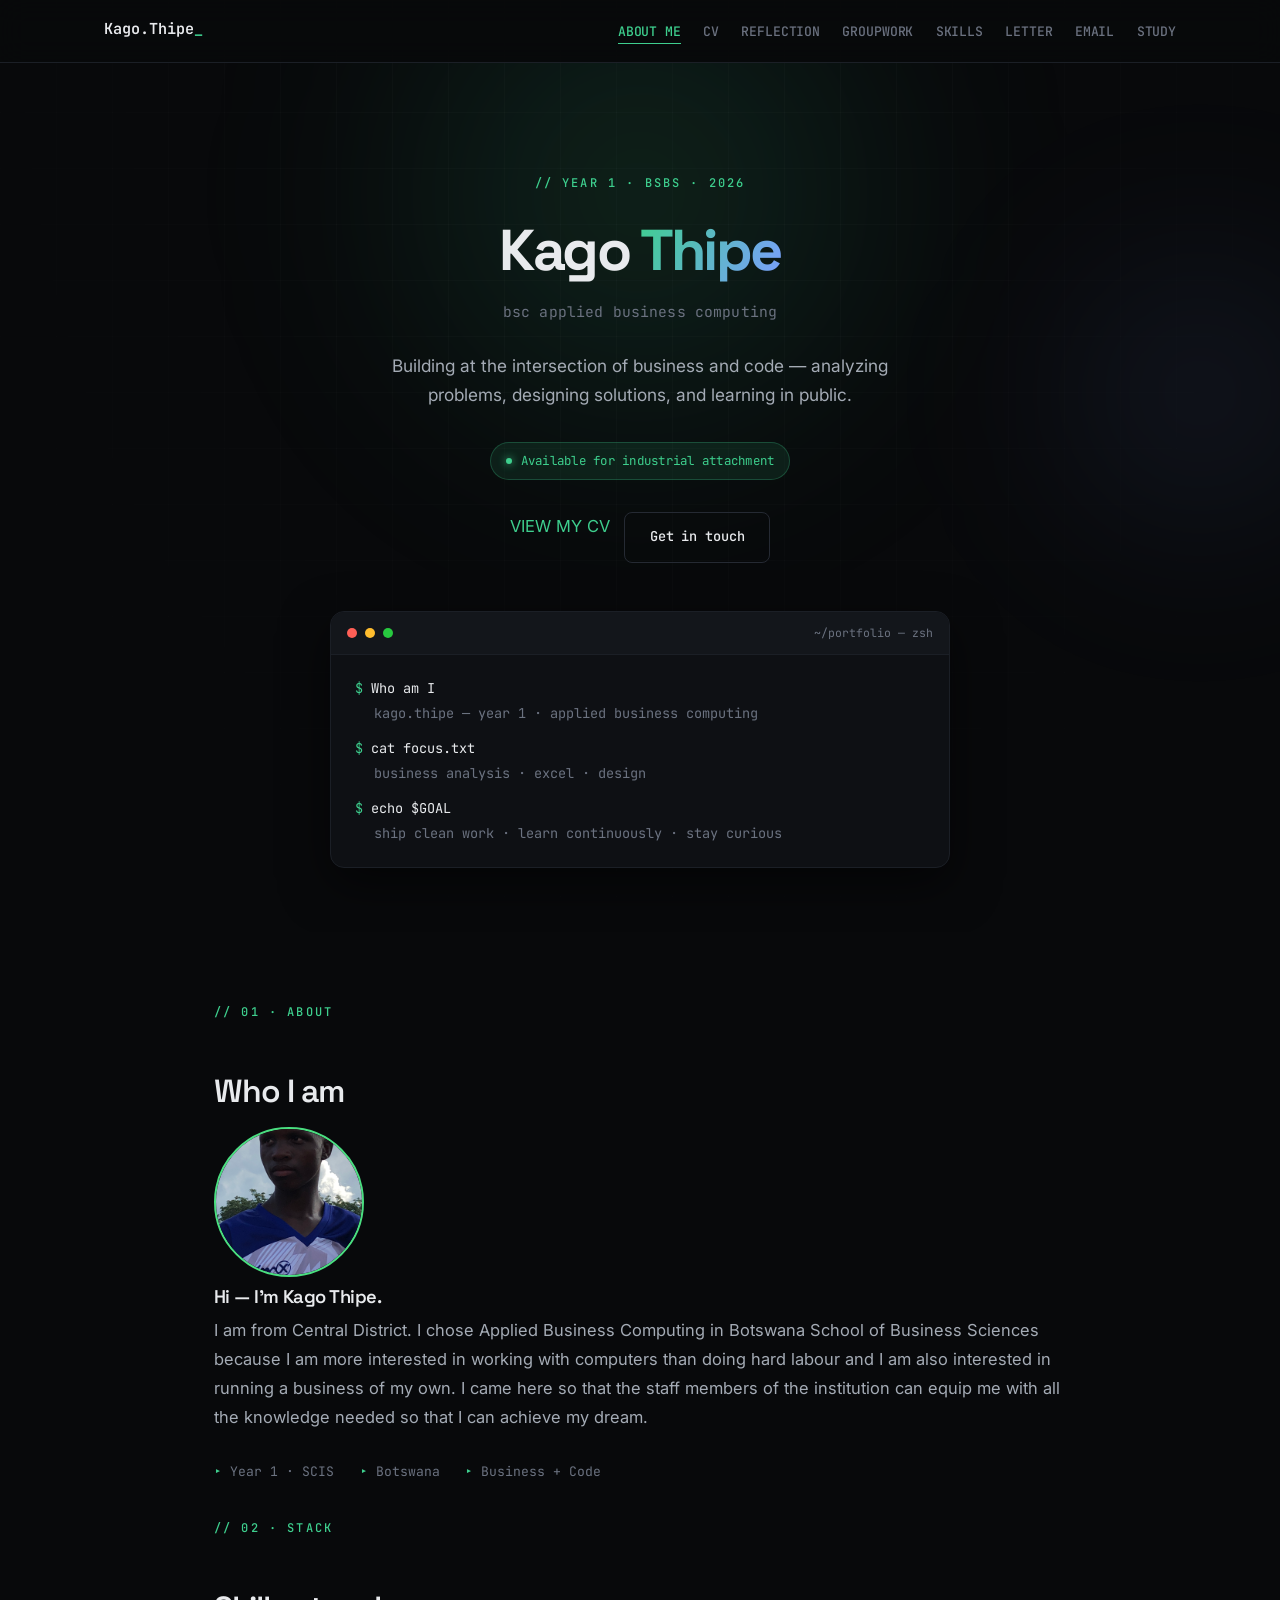
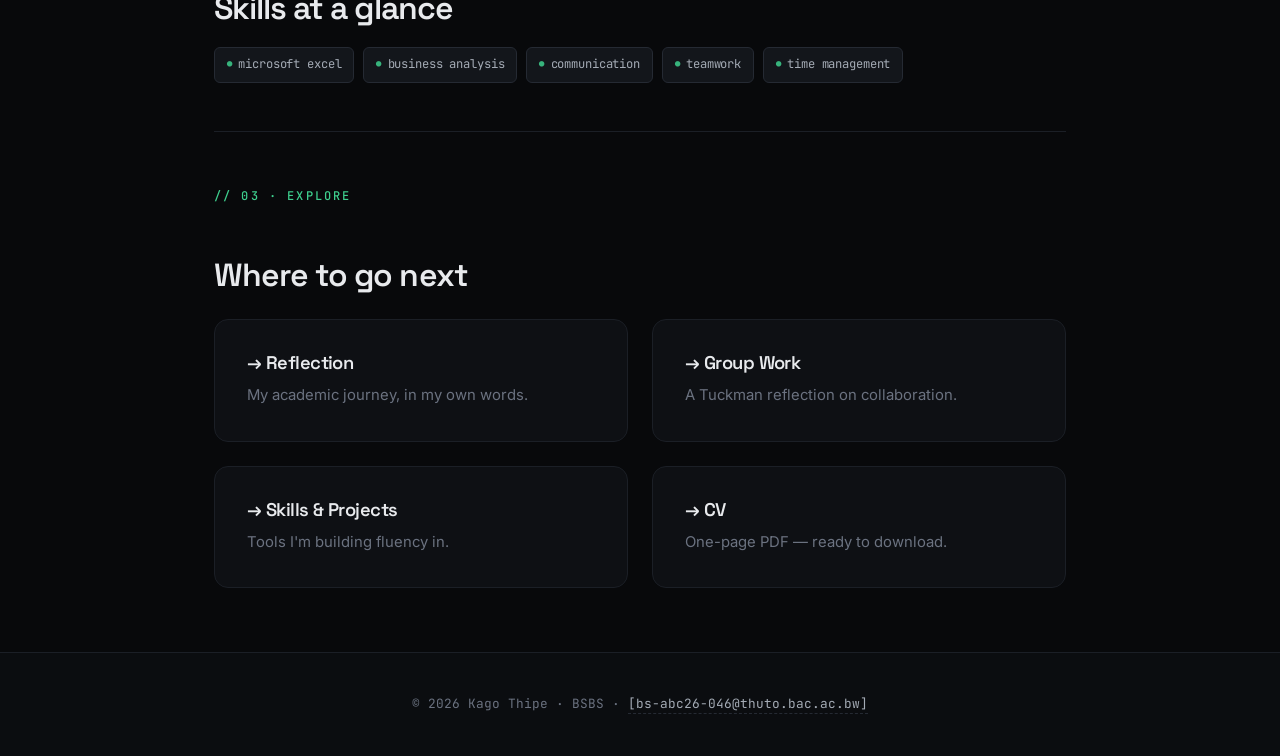
<file: index.html>
<!DOCTYPE html>
<html lang="en">
<head>
<meta charset="UTF-8">
<meta name="viewport" content="width=device-width, initial-scale=1.0">
<title>Kago Thipe · Applied Business Computing</title>
<meta name="description" content="Kago Thipe — BSc Applied Business Computing student at BSBS. Digital portfolio, reflections, and projects.">
<link rel="preconnect" href="https://fonts.googleapis.com">
<link rel="preconnect" href="https://fonts.gstatic.com" crossorigin>
<link href="https://fonts.googleapis.com/css2?family=Inter:wght@400;500;600;700&family=Space+Grotesk:wght@500;600;700&family=JetBrains+Mono:wght@400;500;600&display=swap" rel="stylesheet">
<link rel="stylesheet" href="assets/css/style.css">
</head>
<body>

<nav>
  <div class="wrap">
    <a class="brand" href="index.html">Kago.Thipe<span class="dot">_</span></a>
    <ul>
      <li><a href="index.html" class="active">ABOUT ME</a></li>
      <li><a href="cv.html">CV</a></li>
      <li><a href="reflection.html">REFLECTION</a></li>
      <li><a href="groupwork.html">GROUPWORK</a></li>
      <li><a href="skills.html">SKILLS</a></li>
      <li><a href="application.html">LETTER</a></li>
      <li><a href="email.html">EMAIL</a></li>
      <li><a href="study.html">STUDY</a></li>
    </ul>
  </div>
</nav>

<header class="hero">
  <span class="kicker">// year 1 · bsbs · 2026</span>
  <h1>Kago <span class="name-accent">Thipe</span></h1>
  <p class="role">bsc applied business computing</p>
  <p class="tagline">Building at the intersection of business and code — analyzing problems, designing solutions, and learning in public.</p>

  <span class="status">Available for industrial attachment</span>

  <div class="btn-row">
  <a href="assets/Curriculum_Vitae.pdf" target="_blank">VIEW MY CV</a>
  <a class="btn btn-ghost" href="mailto:[bs-abc26-046@thuto.bac.ac.bw]">Get in touch</a>
  </div>

  <div class="terminal">
    <div class="terminal-bar">
      <span></span><span></span><span></span>
      <code>~/portfolio — zsh</code>
    </div>
    <div class="terminal-body">
      <div><span class="prompt">$</span><span class="cmd">Who am I</span></div>
      <div class="out">kago.thipe — year 1 · applied business computing</div>
      <div><span class="prompt">$</span><span class="cmd">cat focus.txt</span></div>
      <div class="out">business analysis ·  excel · design</div>
      <div><span class="prompt">$</span><span class="cmd">echo $GOAL</span></div>
      <div class="out">ship clean work · learn continuously · stay curious</div>
    </div>
  </div>
</header>

<main class="container">
  <section class="fade">
    <span class="kicker">// 01 · about</span>
    <h2>Who I am</h2>

   <div class="margin-top:1.5rem;">
      <img src="assets/IMG_0458[1].JPG" alt="Kago Thipe" style="width: 150px; height: 150px; border-radius: 50%; object-fit: cover; border: 2px solid #4ade80;">
      <div>
        <h3 style="margin-top:0;">Hi — I'm Kago Thipe.</h3>
        <p style="margin-bottom:0;">I am from Central District. I chose Applied Business Computing in Botswana School of Business Sciences because I am more interested in working with computers than doing hard labour and I am also interested in running a business of my own. I came here so that the staff members of the institution can equip me with all the knowledge needed so that I can achieve my dream.</p>
      </div>
    </div>

    <div class="facts">
      <span>Year 1 · SCIS</span>
      <span>Botswana</span>
      <span>Business + Code</span>
    </div>

    <span class="kicker">// 02 · stack</span>
    <h2>Skills at a glance</h2>
    <div class="badges">
      <span class="badge">microsoft excel</span>
      <span class="badge">business analysis</span>
      <span class="badge">communication</span>
      <span class="badge">teamwork</span>
      <span class="badge">time management</span>
    </div>

    <hr>

    <span class="kicker">// 03 · explore</span>
    <h2>Where to go next</h2>
    <div class="grid grid-2" style="margin-top:1.5rem;">
      <a class="card" href="reflection.html" style="text-decoration:none;color:inherit;display:block;">
        <h3>→ Reflection</h3>
        <p style="margin-bottom:0;color:var(--muted);font-size:0.93rem;">My academic journey, in my own words.</p>
      </a>
      <a class="card" href="groupwork.html" style="text-decoration:none;color:inherit;display:block;">
        <h3>→ Group Work</h3>
        <p style="margin-bottom:0;color:var(--muted);font-size:0.93rem;">A Tuckman reflection on collaboration.</p>
      </a>
      <a class="card" href="skills.html" style="text-decoration:none;color:inherit;display:block;">
        <h3>→ Skills & Projects</h3>
        <p style="margin-bottom:0;color:var(--muted);font-size:0.93rem;">Tools I'm building fluency in.</p>
      </a>
      <a class="card" href="cv.html" style="text-decoration:none;color:inherit;display:block;">
        <h3>→ CV</h3>
        <p style="margin-bottom:0;color:var(--muted);font-size:0.93rem;">One-page PDF — ready to download.</p>
      </a>
    </div>
  </section>
</main>

<footer>
  © 2026 Kago Thipe · BSBS · <a href="mailto:[bs-abc26-046@thuto.bac.ac.bw]">[bs-abc26-046@thuto.bac.ac.bw]</a>
</footer>

<script>
  const io = new IntersectionObserver(entries => {
    entries.forEach(e => e.isIntersecting && e.target.classList.add('visible'));
  }, { threshold: 0.1 });
  document.querySelectorAll('.fade').forEach(el => io.observe(el));
</script>
</body>
</html>
</file>
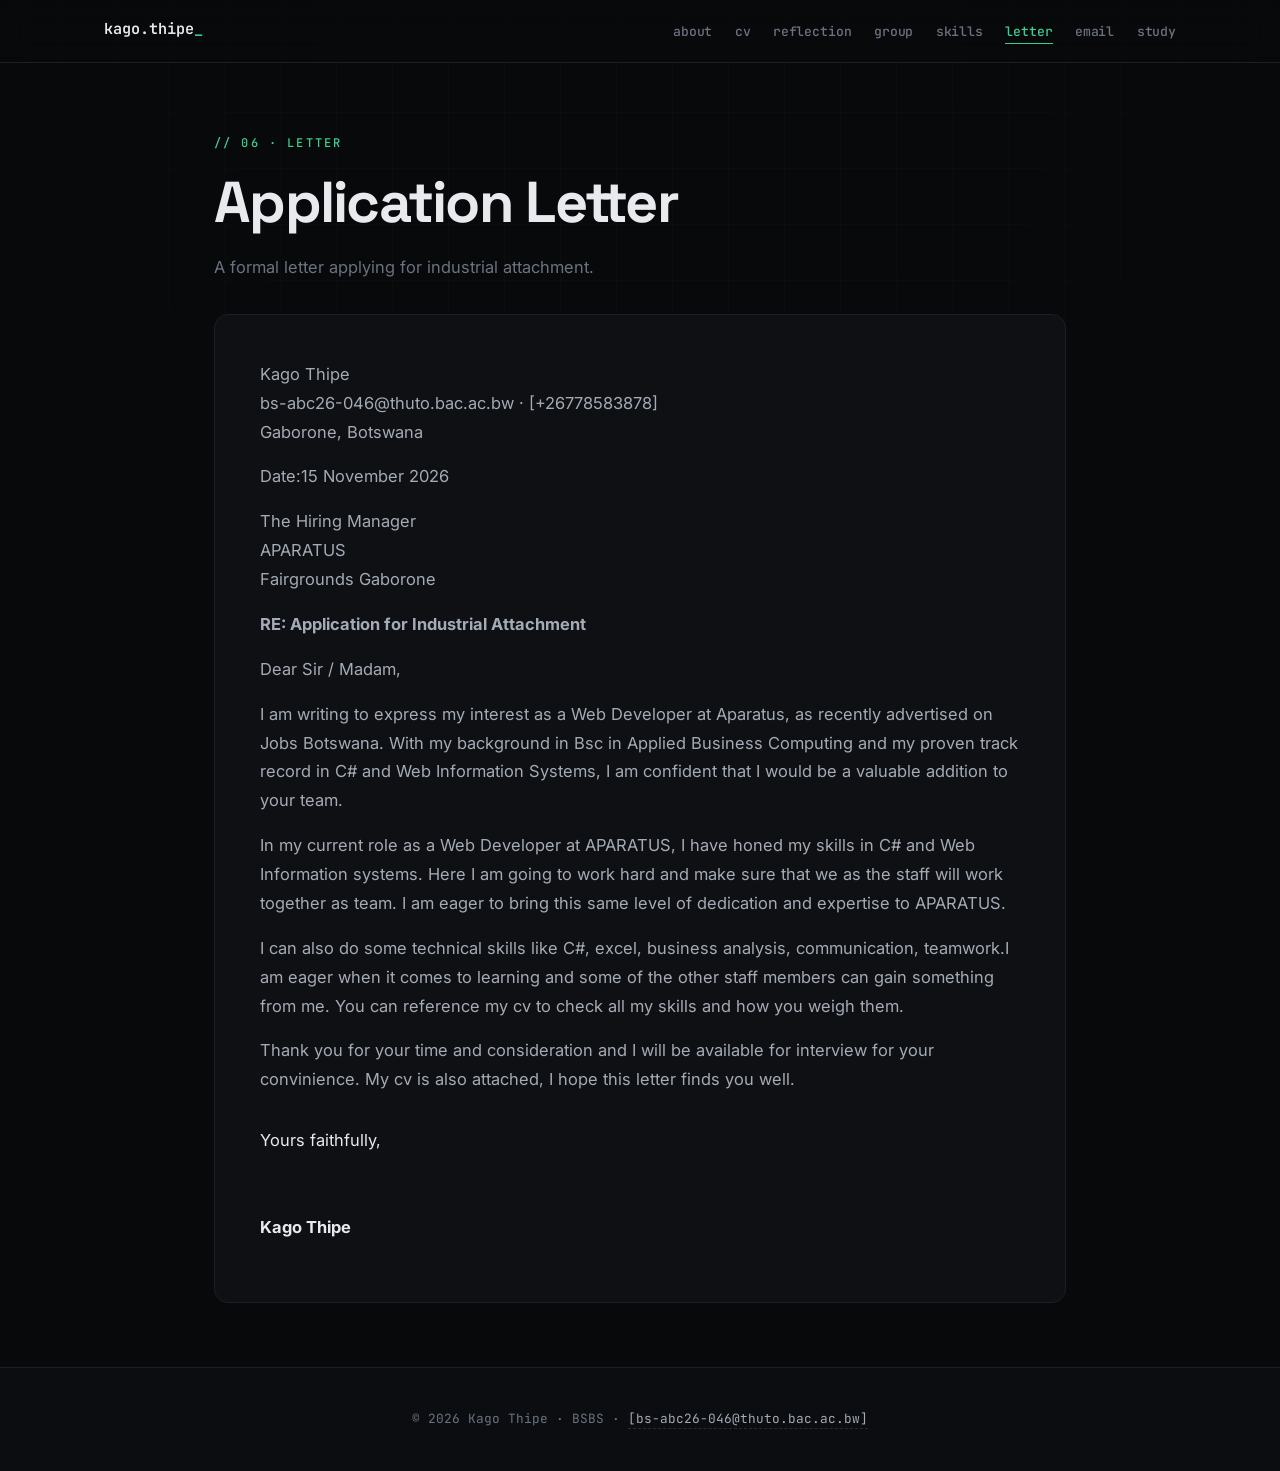
<file: application.html>
<!DOCTYPE html>
<html lang="en">
<head>
<meta charset="UTF-8">
<meta name="viewport" content="width=device-width, initial-scale=1.0">
<title>Application Letter · Kago Thipe</title>
<meta name="description" content="Industrial attachment application letter for Kago Thipe.">
<link rel="preconnect" href="https://fonts.googleapis.com">
<link rel="preconnect" href="https://fonts.gstatic.com" crossorigin>
<link href="https://fonts.googleapis.com/css2?family=Inter:wght@400;500;600;700&family=Space+Grotesk:wght@500;600;700&family=JetBrains+Mono:wght@400;500;600&display=swap" rel="stylesheet">
<link rel="icon" type="https://share.icloud.com/photos/057a2tkVuO-sbxHIjvcZQGYVQ" href="assets/img/favicon.svg">
<link rel="stylesheet" href="assets/css/style.css">
</head>
<body>

<nav>
  <div class="wrap">
    <a class="brand" href="index.html">kago.thipe<span class="dot">_</span></a>
    <ul>
      <li><a href="index.html">about</a></li>
      <li><a href="cv.html">cv</a></li>
      <li><a href="reflection.html">reflection</a></li>
      <li><a href="groupwork.html">group</a></li>
      <li><a href="skills.html">skills</a></li>
      <li><a href="application.html" class="active">letter</a></li>
      <li><a href="email.html">email</a></li>
      <li><a href="study.html">study</a></li>
    </ul>
  </div>
</nav>

<main class="container">
  <section class="fade">
    <span class="kicker">// 06 · letter</span>
    <h1>Application Letter</h1>
    <p style="color:var(--muted);margin-bottom:2rem;max-width:600px;">A formal letter applying for industrial attachment.</p>

    <div class="letter">
      <p>
        Kago Thipe<br>
        bs-abc26-046@thuto.bac.ac.bw · [+26778583878]<br>
        Gaborone, Botswana
      </p>

      <p>Date:15 November 2026</p>

      <p>
        The Hiring Manager<br>
        APARATUS<br>
        Fairgrounds Gaborone
      </p>

      <p><strong>RE: Application for Industrial Attachment</strong></p>

      <p>Dear Sir / Madam,</p>

      <p>I am writing to express my interest as a Web Developer at Aparatus, as recently advertised on Jobs Botswana. With my background in Bsc in Applied Business Computing and my proven track record in C# and Web Information Systems, I am confident that I would be a valuable addition to your team.</p>

      <p>In my current role as a Web Developer at APARATUS, I have honed my skills in C# and Web Information systems. Here I am going to work hard and make sure that we as the staff will work together as team. I am eager to bring this same level of dedication and expertise to APARATUS.</p>

      <p>I can also do some technical skills like C#, excel, business analysis, communication, teamwork.I am eager when it comes to learning and some of the other staff members can gain something from me. You can reference my cv to check all my skills and how you weigh them.</p>

      <p>Thank you for your time and consideration and I will be available for interview for your convinience. My cv is also attached, I hope this letter finds you well.</p>

      <p class="signoff">
        Yours faithfully,<br><br><br>
        <strong>Kago Thipe</strong>
      </p>
    </div>
  </section>
</main>

<footer>
  © 2026 Kago Thipe · BSBS · <a href="mailto:[bs-abc26-046@thuto.bac.ac.bw]">[bs-abc26-046@thuto.bac.ac.bw]</a>
</footer>

<script>
  const io = new IntersectionObserver(entries => {
    entries.forEach(e => e.isIntersecting && e.target.classList.add('visible'));
  }, { threshold: 0.1 });
  document.querySelectorAll('.fade').forEach(el => io.observe(el));
</script>
</body>
</html>
</file>
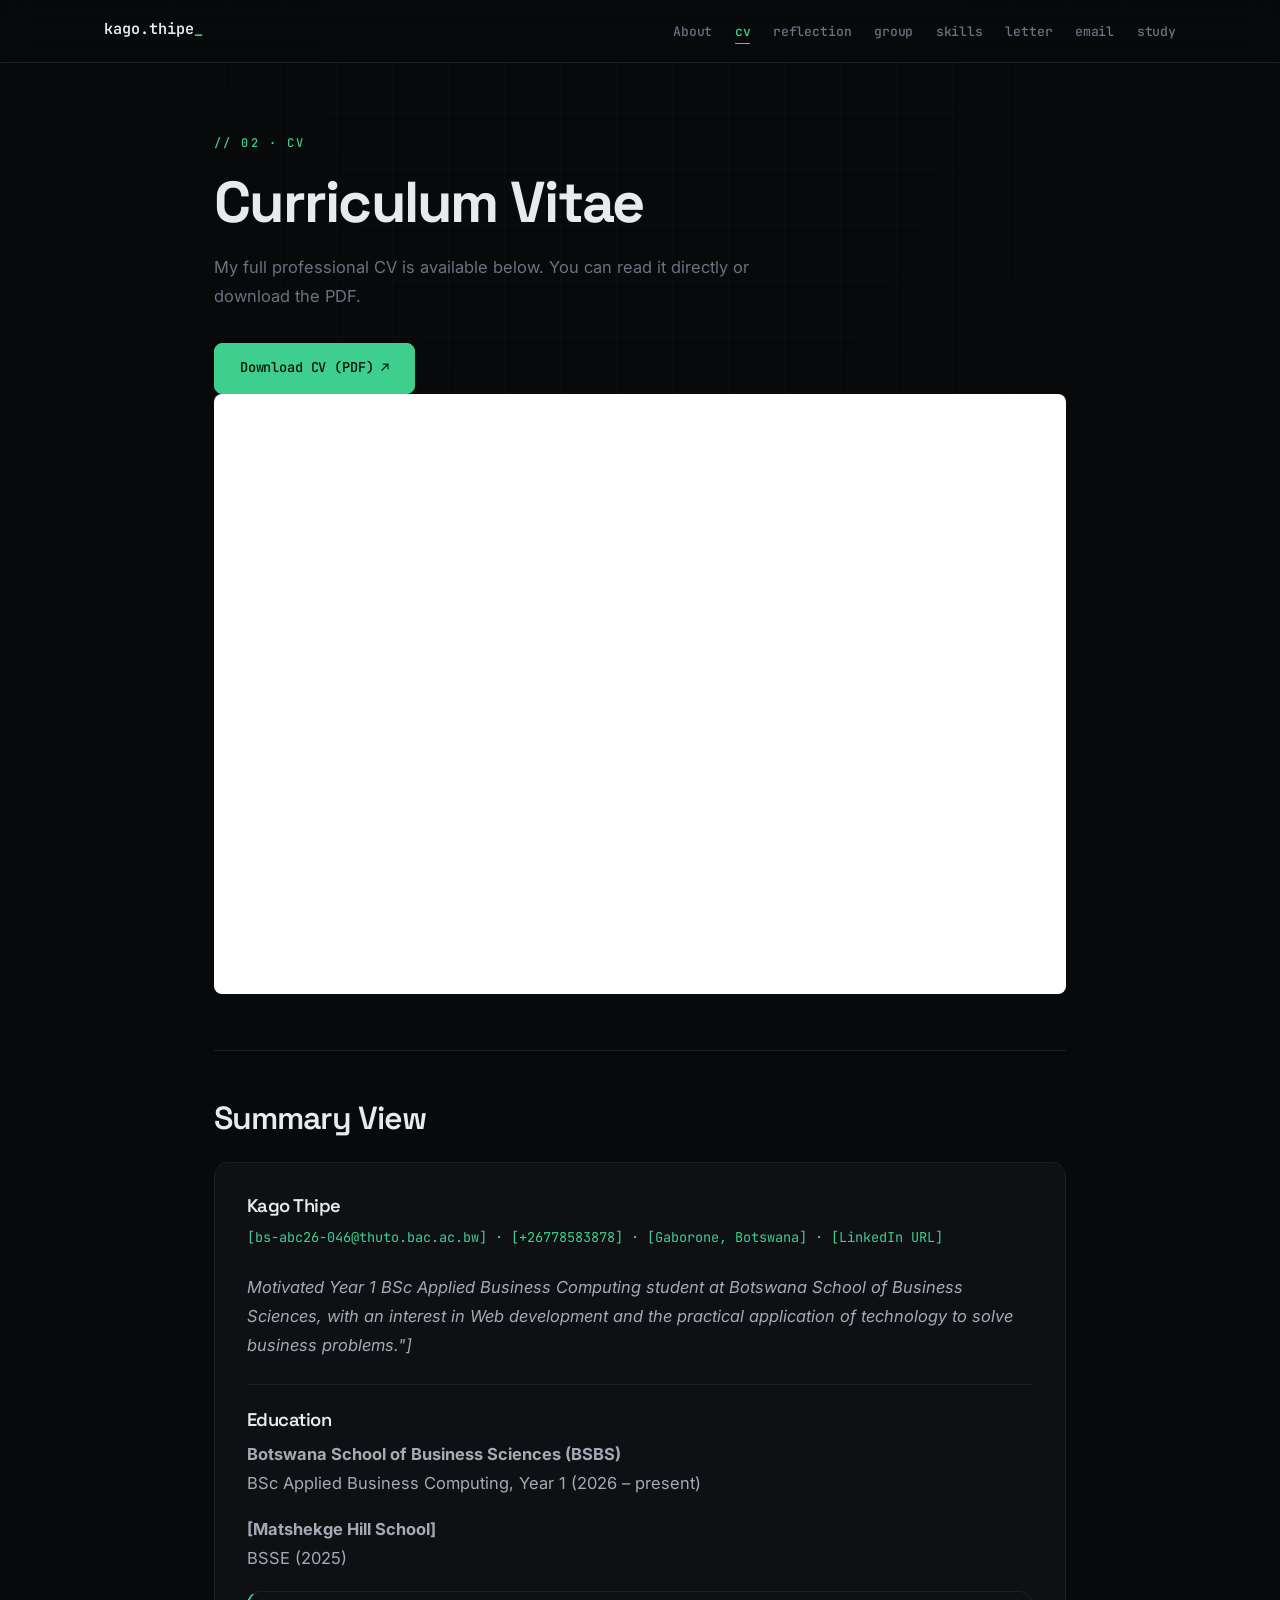
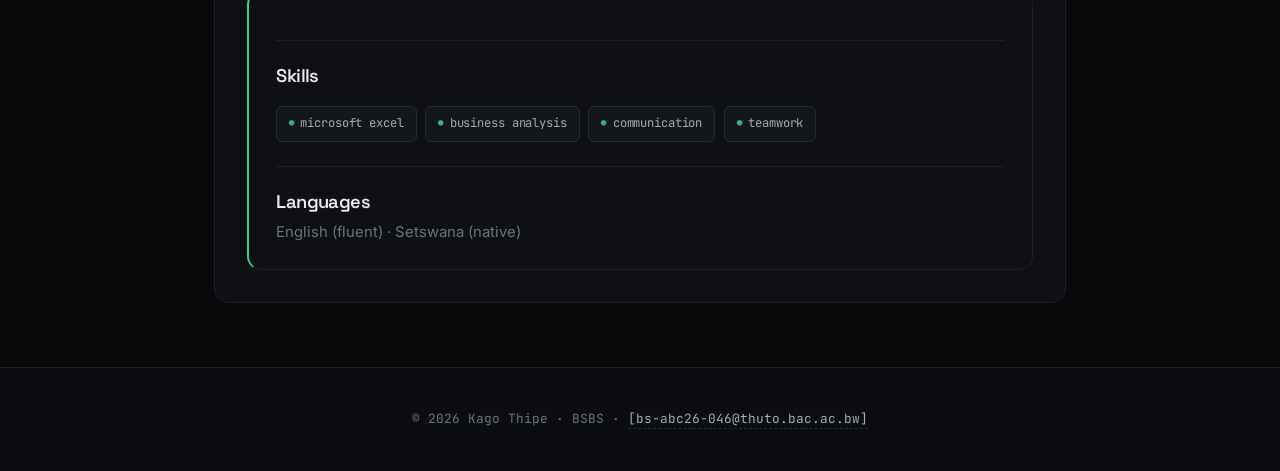
<file: cv.html>
<!DOCTYPE html>
<html lang="en">
<head>
<meta charset="UTF-8">
<meta name="viewport" content="width=device-width, initial-scale=1.0">
<title>CV · Kago Thipe</title>
<meta name="description" content="Kago Thipe — Curriculum Vitae. BSc Applied Business Computing at BSBS.">
<link rel="preconnect" href="https://fonts.googleapis.com>
<link rel="preconnect" href="https://fonts.gstatic.com" crossorigin>
<link href="https://fonts.googleapis.com/css2?family=Inter:wght@400;500;600;700&family=Space+Grotesk:wght@500;600;700&family=JetBrains+Mono:wght@400;500;600&display=swap" rel="stylesheet">
<link rel="icon" type="image/svg+xml" href="assets/img/favicon.svg">
<link rel="stylesheet" href="assets/css/style.css">
</head>
<body>

<nav>
  <div class="wrap">
    <a class="brand" href="index.html">kago.thipe<span class="dot">_</span></a>
    <ul>
      <li><a href="index.html">About</a></li>
      <li><a href="cv.html" class="active">cv</a></li>
      <li><a href="reflection.html">reflection</a></li>
      <li><a href="groupwork.html">group</a></li>
      <li><a href="skills.html">skills</a></li>
      <li><a href="application.html">letter</a></li>
      <li><a href="email.html">email</a></li>
      <li><a href="study.html">study</a></li>
    </ul>
  </div>
</nav>

<main class="container">
  <section class="fade">
    <span class="kicker">// 02 · cv</span>
    <h1>Curriculum Vitae</h1>
    <p style="color:var(--muted);margin-bottom:2rem;max-width:600px;">My full professional CV is available below. You can read it directly or download the PDF.</p>

    <a class="btn btn-primary" href="assets/Curriculum_Vitae.pdf" target="_blank">Download CV (PDF) ↗</a>

   <iframe src="assets/Curriculum_Vitae.pdf" style="width:100%; height:600px; border:none; border-radius:8px; background:white;" title="CV Preview"></iframe>
    <hr>

    <h2>Summary View</h2>
    <div class="card" style="margin-top:1.5rem;">
      <h3>Kago Thipe</h3>
      <p style="font-family:var(--mono);font-size:0.85rem;color:var(--accent);margin-bottom:1.5rem;">
        [bs-abc26-046@thuto.bac.ac.bw] · [+26778583878] · [Gaborone, Botswana] · [LinkedIn URL]
      </p>
      
      <p><em>Motivated Year 1 BSc Applied Business Computing student at Botswana School of Business Sciences, with an interest in Web development and the practical application of technology to solve business problems."]</em></p>

      <hr style="margin:1.5rem 0;">

      <h3>Education</h3>
      <p><strong>Botswana School of Business Sciences (BSBS)</strong><br>
      BSc Applied Business Computing, Year 1 (2026 – present)</p>
      <p><strong>[Matshekge Hill School]</strong><br>
      BSSE (2025)</p>
<div class="tip">
    
      <hr style="margin:1.5rem 0;">

      <h3>Skills</h3>
      <div class="badges">
        <span class="badge">microsoft excel</span>
        <span class="badge">business analysis</span>
        <span class="badge">communication</span>
        <span class="badge">teamwork</span>
      </div>

      <hr style="margin:1.5rem 0;">

      <h3>Languages</h3>
      <p>English (fluent) · Setswana (native)</p>
    </div>
  </section>
</main>

<footer>
  © 2026 Kago Thipe · BSBS · <a href="mailto:[bs-abc26-046@thuto.bac.ac.bw]">[bs-abc26-046@thuto.bac.ac.bw]</a>
</footer>

<script>
  const io = new IntersectionObserver(entries => {
    entries.forEach(e => e.isIntersecting && e.target.classList.add('visible'));
  }, { threshold: 0.1 });
  document.querySelectorAll('.fade').forEach(el => io.observe(el));
</script>
</body>
</html>
</file>
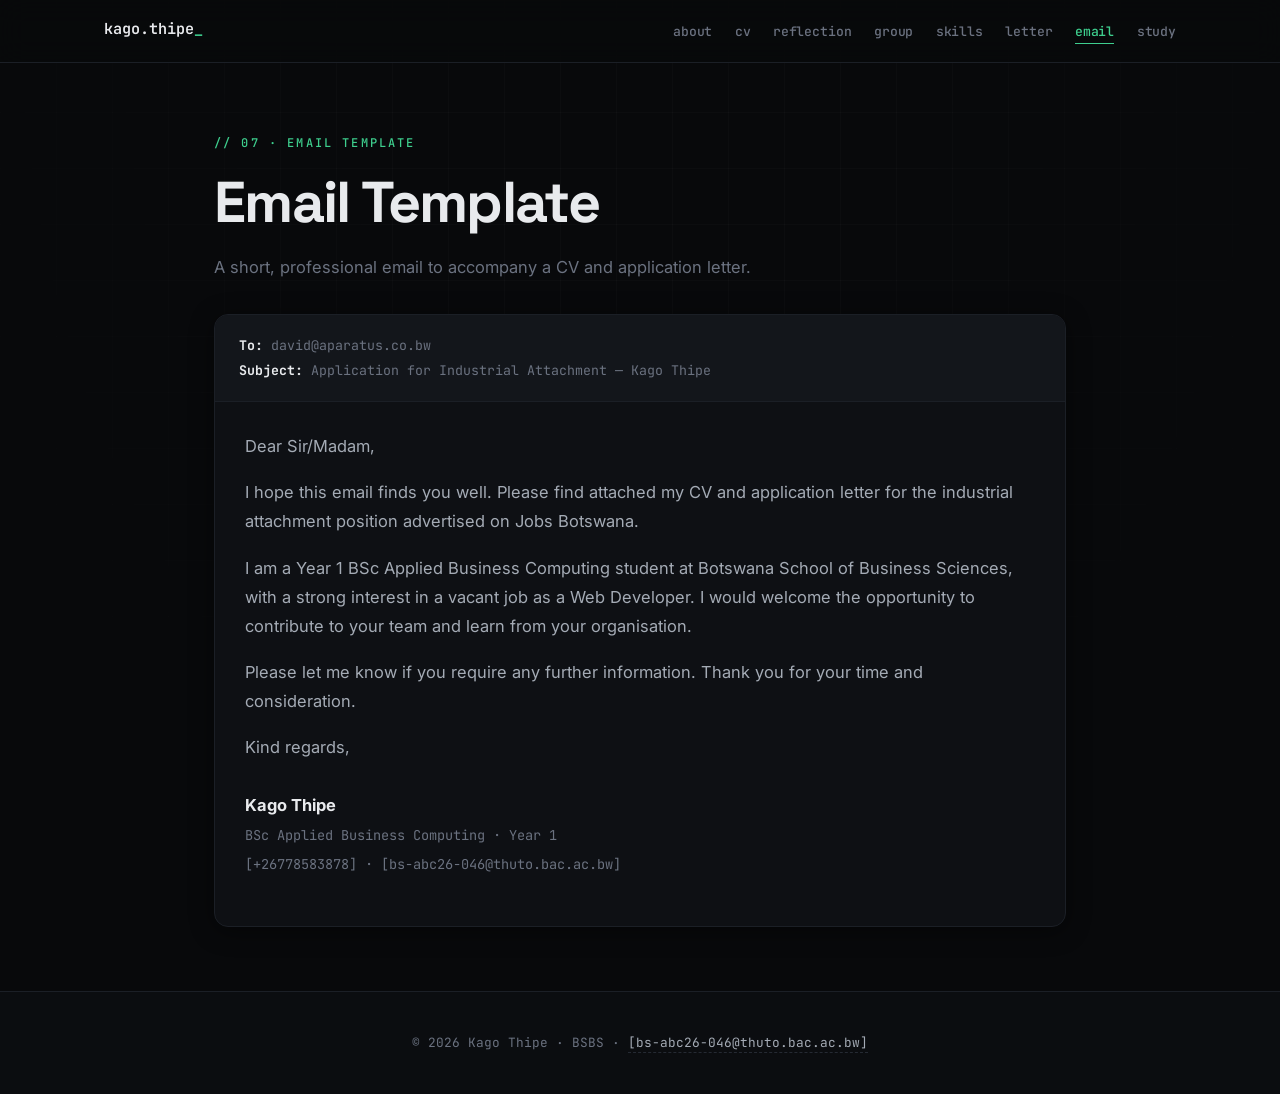
<file: email.html>
<!DOCTYPE html>
<html lang="en">
<head>
<meta charset="UTF-8">
<meta name="viewport" content="width=device-width, initial-scale=1.0">
<title>Email Template · Kago Thipe</title>
<meta name="description" content="Professional email template for Kago Thipe.">
<link rel="preconnect" href="https://fonts.googleapis.com">
<link rel="preconnect" href="https://fonts.gstatic.com" crossorigin>
<link href="https://fonts.googleapis.com/css2?family=Inter:wght@400;500;600;700&family=Space+Grotesk:wght@500;600;700&family=JetBrains+Mono:wght@400;500;600&display=swap" rel="stylesheet">
<link rel="icon" type="image/svg+xml" href="assets/img/favicon.svg">
<link rel="stylesheet" href="assets/css/style.css">
</head>
<body>

<nav>
  <div class="wrap">
    <a class="brand" href="index.html">kago.thipe<span class="dot">_</span></a>
    <ul>
      <li><a href="index.html">about</a></li>
      <li><a href="cv.html">cv</a></li>
      <li><a href="reflection.html">reflection</a></li>
      <li><a href="groupwork.html">group</a></li>
      <li><a href="skills.html">skills</a></li>
      <li><a href="application.html">letter</a></li>
      <li><a href="email.html" class="active">email</a></li>
      <li><a href="study.html">study</a></li>
    </ul>
  </div>
</nav>

<main class="container">
  <section class="fade">
    <span class="kicker">// 07 · Email Template</span>
    <h1>Email Template</h1>
    <p style="color:var(--muted);margin-bottom:2rem;max-width:600px;">A short, professional email to accompany a CV and application letter.</p>

    <div class="email-mock">
      <div class="header">
        <div><strong>To:</strong> david@aparatus.co.bw</div>
        <div><strong>Subject:</strong> Application for Industrial Attachment — Kago Thipe</div>
      </div>
      <div class="body">
        <p>Dear Sir/Madam,</p>

        <p>I hope this email finds you well. Please find attached my CV and application letter for the industrial attachment position advertised on Jobs Botswana.</p>

        <p>I am a Year 1 BSc Applied Business Computing student at Botswana School of Business Sciences, with a strong interest in a vacant job as a Web Developer. I would welcome the opportunity to contribute to your team and learn from your organisation.</p>

        <p>Please let me know if you require any further information. Thank you for your time and consideration.</p>

        <p>
          Kind regards,<br><br>
          <strong style="color:var(--text);">Kago Thipe</strong><br>
          <span style="font-family:var(--mono);font-size:0.85rem;color:var(--muted);">
            BSc Applied Business Computing · Year 1<br>
            [+26778583878] · [bs-abc26-046@thuto.bac.ac.bw]
          </span>
        </p>
      </div>
    </div>
  </section>
</main>

<footer>
  © 2026 Kago Thipe · BSBS · <a href="mailto:[bs-abc26-046@thuto.bac.ac.bw]">[bs-abc26-046@thuto.bac.ac.bw]</a>
</footer>

<script>
  const io = new IntersectionObserver(entries => {
    entries.forEach(e => e.isIntersecting && e.target.classList.add('visible'));
  }, { threshold: 0.1 });
  document.querySelectorAll('.fade').forEach(el => io.observe(el));
</script>
</body>
</html>
</file>
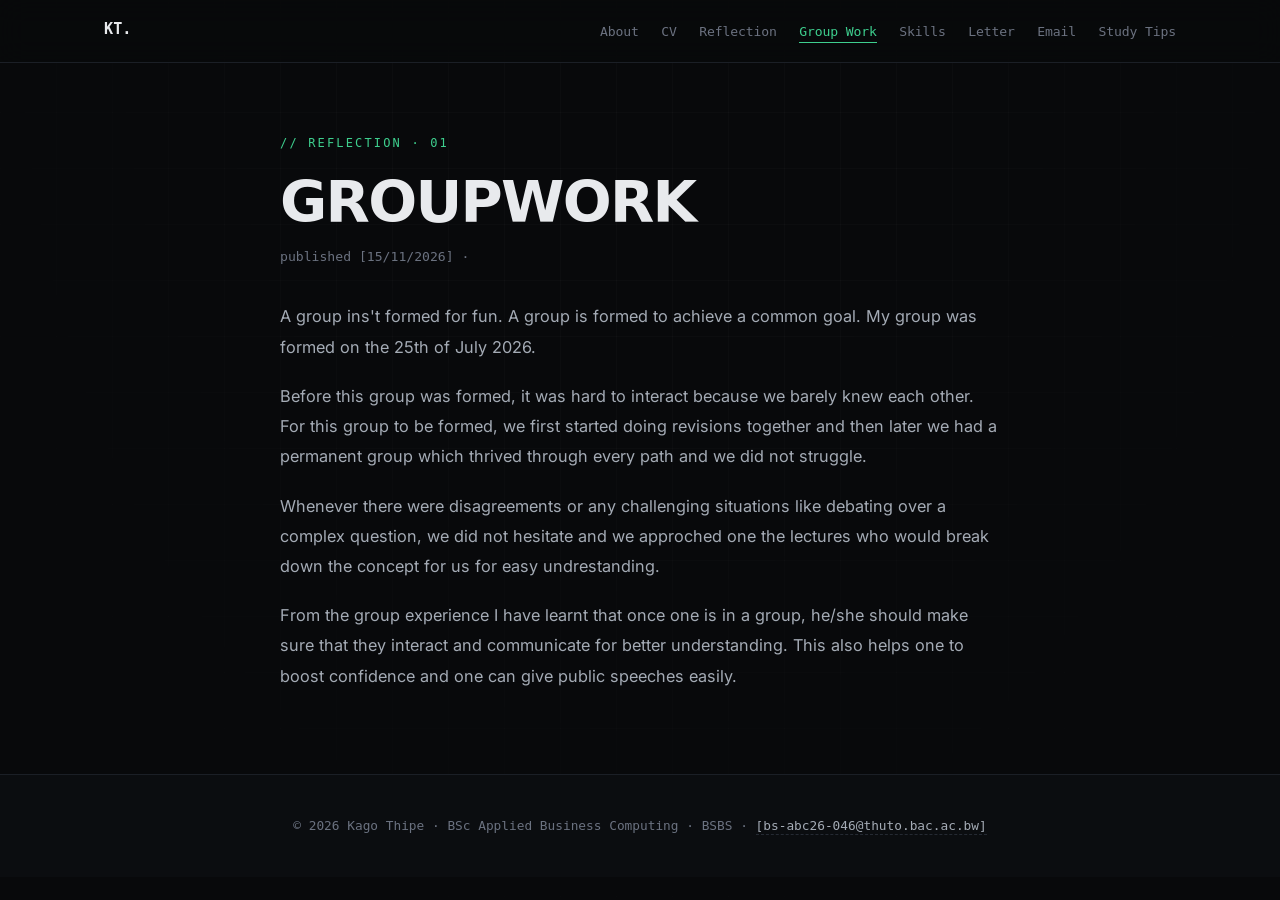
<file: groupwork.html>
<!DOCTYPE html>
<html lang="en">
<head>
<meta charset="UTF-8">
<meta name="viewport" content="width=device-width, initial-scale=1.0">
<title>Group Work Reflection · Kago Thipe</title>
<link rel="preconnect" href="https://fonts.googleapis.com">
<link href="https://fonts.googleapis.com/css2?family=Inter:wght@400;500;600;700&family=Poppins:wght@600;700&display=swap" rel="stylesheet">
<link rel="stylesheet" href="assets/css/style.css">
</head>
<body>

<nav>
  <div class="wrap">
    <a class="brand" href="index.html">KT.</a>
    <ul>
      <li><a href="index.html">About</a></li>
      <li><a href="cv.html">CV</a></li>
      <li><a href="reflection.html">Reflection</a></li>
      <li><a href="groupwork.html" class="active">Group Work</a></li>
      <li><a href="skills.html">Skills</a></li>
      <li><a href="application.html">Letter</a></li>
      <li><a href="email.html">Email</a></li>
      <li><a href="study.html">Study Tips</a></li>
    </ul>
  </div>
</nav>

<main class="container">
  <section class="fade">
    <div class="reflection">
      <span class="kicker">// reflection · 01</span>
      <h1>GROUPWORK</h1>
      <p class="meta">published [15/11/2026] ·</p>

      <p>A group ins't formed for fun. A group is formed to achieve a common goal. My group was formed on the 25th of July 2026.</p>

      <p>Before this group was formed, it was hard to interact because we barely knew each other. For this group to be formed, we first started doing revisions together and then later we had a permanent group which thrived through every path and we did not struggle.</p>

      <p>Whenever there were disagreements or any challenging situations like debating over a complex question, we did not hesitate and we approched one the lectures who would break down the concept for us for easy undrestanding.</p>

      <p>From the group experience I have learnt that once one is in a group, he/she should make sure that they interact and communicate for better understanding. This also helps one to boost confidence and one can give public speeches easily.</p>
    </div>
  </section>
</main>
<footer>
  © 2026 Kago Thipe · BSc Applied Business Computing · BSBS · <a href="mailto:[bs-abc26-046@thuto.bac.ac.bw]">[bs-abc26-046@thuto.bac.ac.bw]</a>
</footer>

<script>
  const io = new IntersectionObserver(entries => {
    entries.forEach(e => e.isIntersecting && e.target.classList.add('visible'));
  });
  document.querySelectorAll('.fade').forEach(el => io.observe(el));
</script>
</body>
</html>
</file>
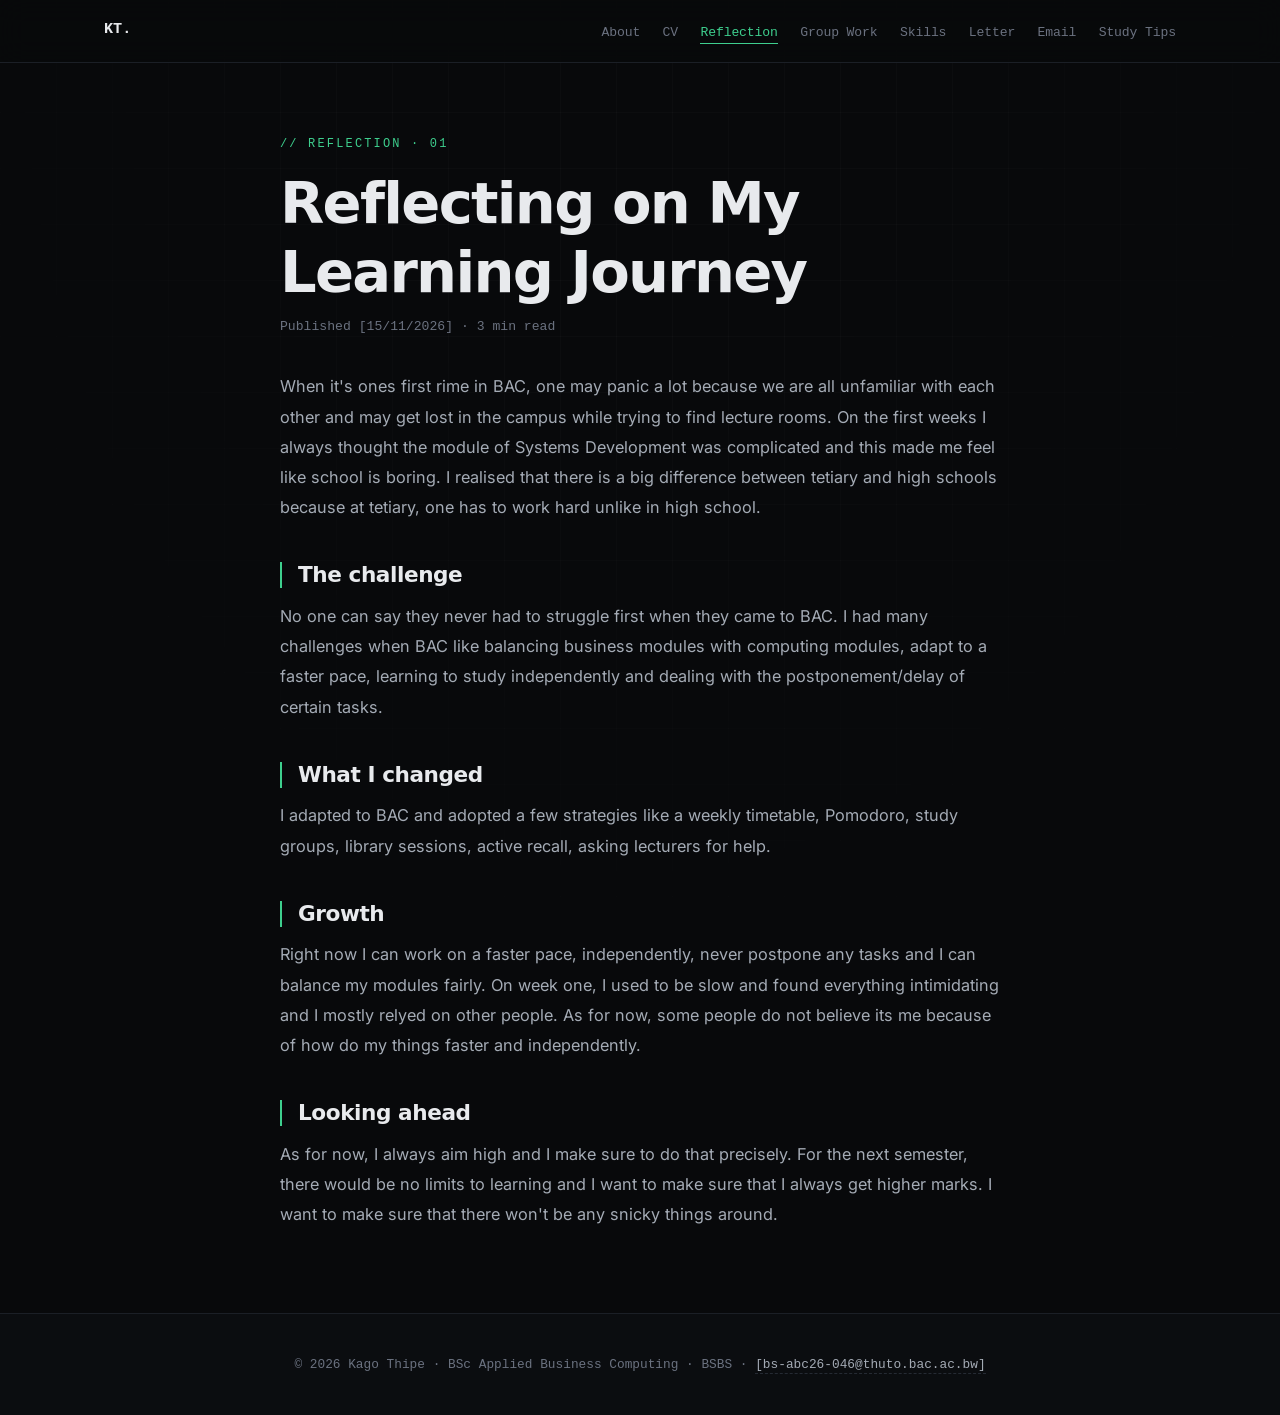
<file: reflection.html>
<!DOCTYPE html>
<html lang="en">
<head>
<meta charset="UTF-8">
<meta name="viewport" content="width=device-width, initial-scale=1.0">
<title>Reflection · Kago Thipe</title>
<link rel="preconnect" href="https://fonts.googleapis.com">
<link href="https://fonts.googleapis.com/css2?family=Inter:wght@400;500;600;700&family=Poppins:wght@600;700&display=swap" rel="stylesheet">
<link rel="stylesheet" href="assets/css/style.css">
</head>
<body>

<nav>
  <div class="wrap">
    <a class="brand" href="index.html">KT.</a>
    <ul>
      <li><a href="index.html">About</a></li>
      <li><a href="cv.html">CV</a></li>
      <li><a href="reflection.html" class="active">Reflection</a></li>
      <li><a href="groupwork.html">Group Work</a></li>
      <li><a href="skills.html">Skills</a></li>
      <li><a href="application.html">Letter</a></li>
      <li><a href="email.html">Email</a></li>
      <li><a href="study.html">Study Tips</a></li>
    </ul>
  </div>
</nav>

<main class="container">
  <section class="fade">
    <div class="reflection">
      <span class="kicker">// reflection · 01</span>
      <h1>Reflecting on My Learning Journey</h1>
      <p class="meta">Published [15/11/2026] · 3 min read</p>

      <p>When it's ones first rime in BAC, one may panic a lot because we are all unfamiliar with each other and may get lost in the campus while trying to find lecture rooms. On the first weeks I always thought the module of Systems Development was complicated and this made me feel like school is boring. I realised that there is a big difference between tetiary and high schools because at tetiary, one has to work hard unlike in high school.</p>

      <h2>The challenge</h2>
      <p>No one can say they never had to struggle first when they came to BAC. I had many challenges when BAC like balancing business modules with computing modules, adapt to a faster pace, learning to study independently and dealing with the postponement/delay of certain tasks.</p>

      <h2>What I changed</h2>
      <p>I adapted to BAC and adopted a few strategies like a weekly timetable, Pomodoro, study groups, library sessions, active recall, asking lecturers for help.</p>

      <h2>Growth</h2>
      <p>Right now I can work on a faster pace, independently, never postpone any tasks and I can balance my modules fairly. On week one, I used to be slow and found everything intimidating and I mostly relyed on other people. As for now, some people do not believe its me because of how do my things faster and independently.</p>

      <h2>Looking ahead</h2>
      <p>As for now, I always aim high and I make sure to do that precisely. For the next semester, there would be no limits to learning and I want to make sure that I always get higher marks. I want to make sure that there won't be any snicky things around.</p>
    </div>
  </section>
</main>

<footer>
  © 2026 Kago Thipe · BSc Applied Business Computing · BSBS · <a href="mailto:[bs-abc26-046@thuto.bac.ac.bw]">[bs-abc26-046@thuto.bac.ac.bw]</a>
</footer>

<script>
  const io = new IntersectionObserver(entries => {
    entries.forEach(e => e.isIntersecting && e.target.classList.add('visible'));
  });
  document.querySelectorAll('.fade').forEach(el => io.observe(el));
</script>
</body>
</html>
</file>
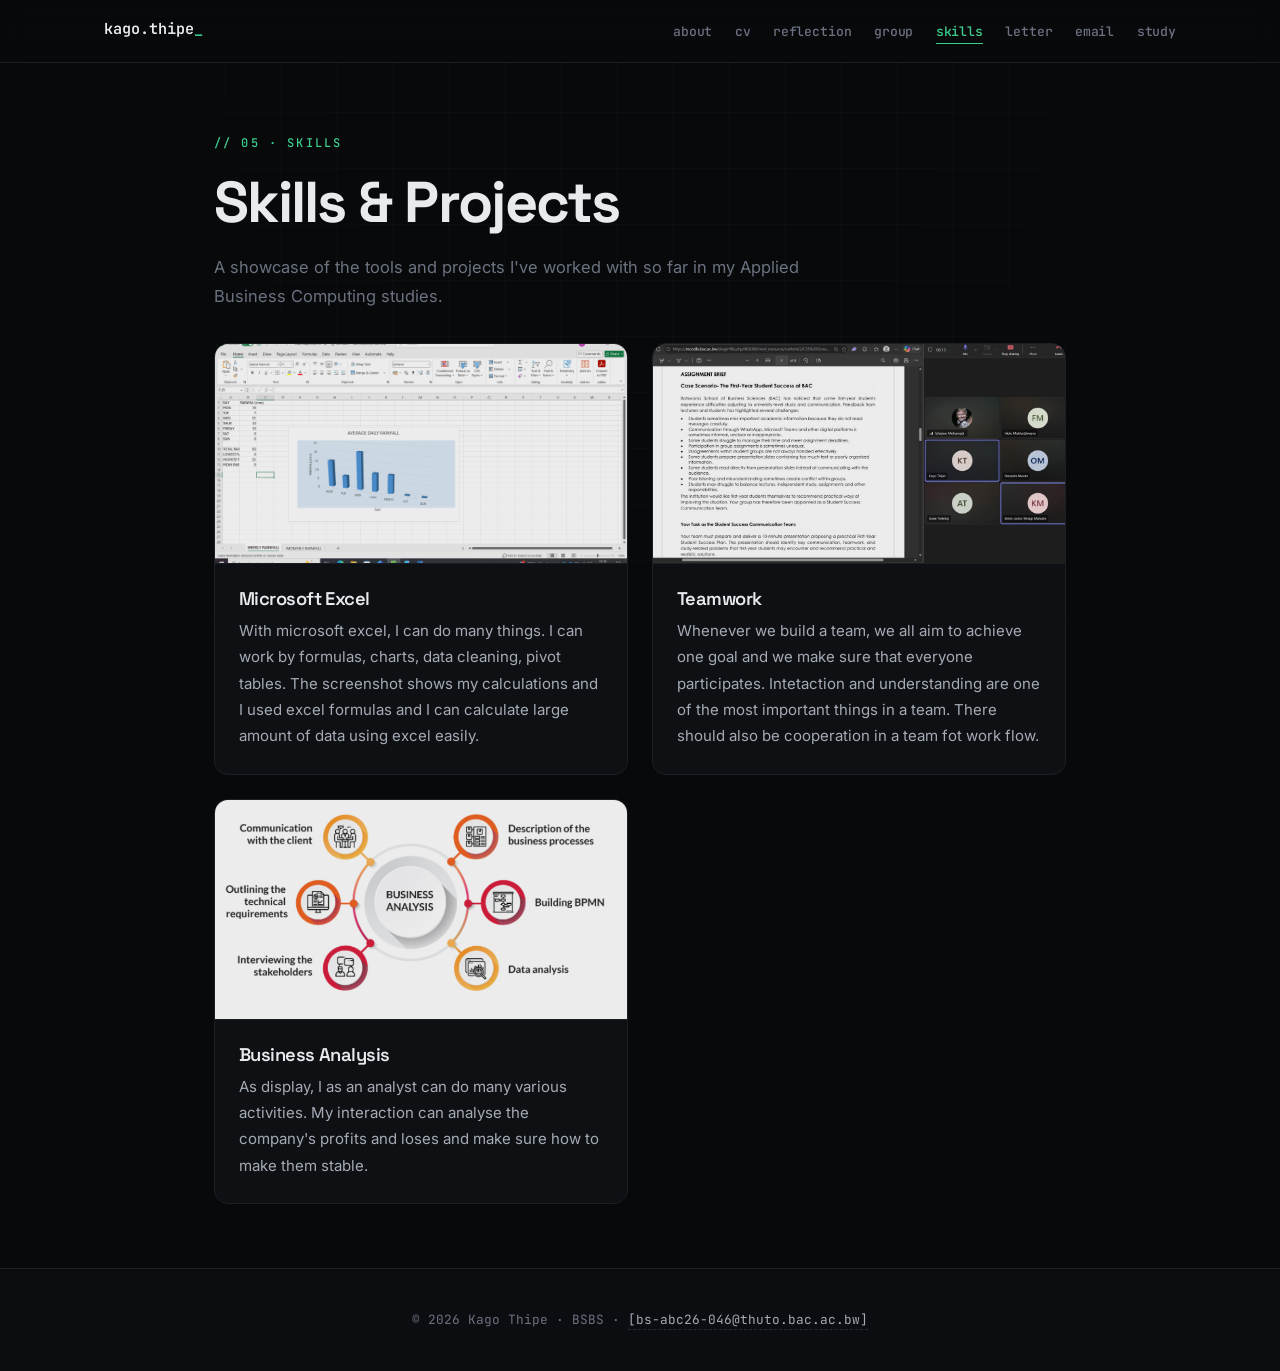
<file: skills.html>
<!DOCTYPE html>
<html lang="en">
<head>
<meta charset="UTF-8">
<meta name="viewport" content="width=device-width, initial-scale=1.0">
<title>Skills & Projects · Kago Thipe</title>
<meta name="description" content="Skills and projects by Kago Thipe — Applied Business Computing.">
<link rel="preconnect" href="https://fonts.googleapis.com">
<link rel="preconnect" href="https://fonts.gstatic.com" crossorigin>
<link href="https://fonts.googleapis.com/css2?family=Inter:wght@400;500;600;700&family=Space+Grotesk:wght@500;600;700&family=JetBrains+Mono:wght@400;500;600&display=swap" rel="stylesheet">
<link rel="icon" type="image/svg+xml" href="assets/img/favicon.svg">
<link rel="stylesheet" href="assets/css/style.css">
</head>
<body>

<nav>
  <div class="wrap">
    <a class="brand" href="index.html">kago.thipe<span class="dot">_</span></a>
    <ul>
      <li><a href="index.html">about</a></li>
      <li><a href="cv.html">cv</a></li>
      <li><a href="reflection.html">reflection</a></li>
      <li><a href="groupwork.html">group</a></li>
      <li><a href="skills.html" class="active">skills</a></li>
      <li><a href="application.html">letter</a></li>
      <li><a href="email.html">email</a></li>
      <li><a href="study.html">study</a></li>
    </ul>
  </div>
</nav>

<main class="container">
  <section class="fade">
    <span class="kicker">// 05 · skills</span>
    <h1>Skills & Projects</h1>
    <p style="color:var(--muted);margin-bottom:2rem;max-width:600px;">A showcase of the tools and projects I've worked with so far in my Applied Business Computing studies.</p>

    <div class="grid grid-2" style="margin-top:2rem;">

      <div class="skill-card">
    <img src="assets/excel.jpg.png" alt="Microsoft Excel Screenshot">
    <div class="body">
        <h3>Microsoft Excel</h3>
        <p>With microsoft excel, I can do many things. I can work by formulas, charts, data cleaning, pivot tables. The screenshot shows my calculations and I used excel formulas and I can calculate large amount of data using excel easily.</p>
    </div>
</div>
          
      <div class="skill-card">
        <img src="assets
/7db4f073-8425-43c2-8a68-5f24f6e6f055_87CA749B-49D0-4A86-A5C8-3812E6CE8EEB.jpeg" alt="Teams meeting">
        <div class="body">
          <h3>Teamwork</h3>
          <p>Whenever we build a team, we all aim to achieve one goal and we make sure that everyone participates. Intetaction and understanding are one of the most important things in a team. There should also be cooperation in a team fot work flow.</p>
        </div>
      </div>

      <div class="skill-card">
        <img src="assets/IMG_8441.jpeg" alt="Business Analysis Pic">
        <div class="body">
          <h3>Business Analysis</h3>
          <p>As display, I as an analyst can do many various activities. My interaction can analyse the company's profits and loses and make sure how to make them stable.</p>
        </div>
      </div>

    </div>
  </section>
</main>

<footer>
  © 2026 Kago Thipe · BSBS · <a href="mailto:[bs-abc26-046@thuto.bac.ac.bw]">[bs-abc26-046@thuto.bac.ac.bw]</a>
</footer>

<script>
  const io = new IntersectionObserver(entries => {
    entries.forEach(e => e.isIntersecting && e.target.classList.add('visible'));
  }, { threshold: 0.1 });
  document.querySelectorAll('.fade').forEach(el => io.observe(el));
</script>
</body>
</html>
</file>
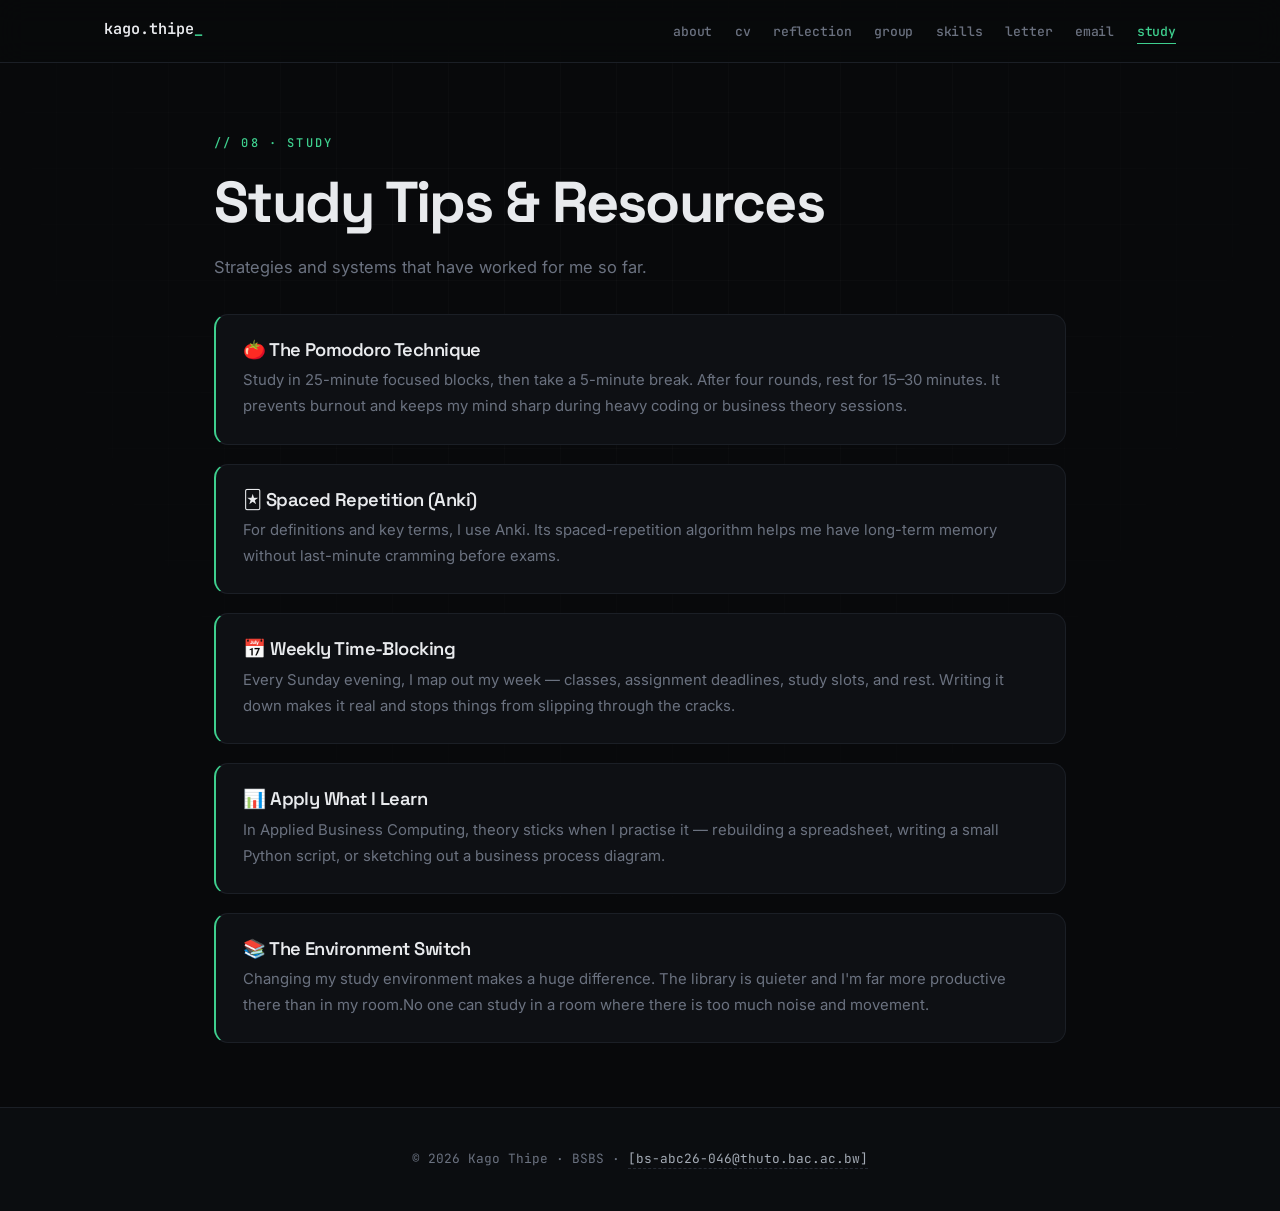
<file: study.html>
<!DOCTYPE html>
<html lang="en">
<head>
<meta charset="UTF-8">
<meta name="viewport" content="width=device-width, initial-scale=1.0">
<title>Study Tips · Kago Thipe</title>
<meta name="description" content="Study tips and resources that work for Kago Thipe.">
<link rel="preconnect" href="https://fonts.googleapis.com">
<link rel="preconnect" href="https://fonts.gstatic.com" crossorigin>
<link href="https://fonts.googleapis.com/css2?family=Inter:wght@400;500;600;700&family=Space+Grotesk:wght@500;600;700&family=JetBrains+Mono:wght@400;500;600&display=swap" rel="stylesheet">
<link rel="icon" type="image/svg+xml" href="assets/img/favicon.svg">
<link rel="stylesheet" href="assets/css/style.css">
</head>
<body>

<nav>
  <div class="wrap">
    <a class="brand" href="index.html">kago.thipe<span class="dot">_</span></a>
    <ul>
      <li><a href="index.html">about</a></li>
      <li><a href="cv.html">cv</a></li>
      <li><a href="reflection.html">reflection</a></li>
      <li><a href="groupwork.html">group</a></li>
      <li><a href="skills.html">skills</a></li>
      <li><a href="application.html">letter</a></li>
      <li><a href="email.html">email</a></li>
      <li><a href="study.html" class="active">study</a></li>
    </ul>
  </div>
</nav>

<main class="container">
  <section class="fade">
    <span class="kicker">// 08 · study</span>
    <h1>Study Tips & Resources</h1>
    <p style="color:var(--muted);margin-bottom:2rem;max-width:600px;">Strategies and systems that have worked for me so far.</p>

    <div class="grid" style="margin-top:2rem; gap:1.2rem;">

      <div class="tip">
        <h3>🍅 The Pomodoro Technique</h3>
        <p>Study in 25-minute focused blocks, then take a 5-minute break. After four rounds, rest for 15–30 minutes. It prevents burnout and keeps my mind sharp during heavy coding or business theory sessions.</p>
      </div>

      <div class="tip">
        <h3>🃏 Spaced Repetition (Anki)</h3>
        <p>For definitions and key terms, I use Anki. Its spaced-repetition algorithm helps me have long-term memory without last-minute cramming before exams.</p>
      </div>

      <div class="tip">
        <h3>📅 Weekly Time-Blocking</h3>
        <p>Every Sunday evening, I map out my week — classes, assignment deadlines, study slots, and rest. Writing it down makes it real and stops things from slipping through the cracks.</p>
      </div>

      <div class="tip">
        <h3>📊 Apply What I Learn</h3>
        <p>In Applied Business Computing, theory sticks when I practise it — rebuilding a spreadsheet, writing a small Python script, or sketching out a business process diagram.</p>
      </div>

    

      <div class="tip">
        <h3>📚 The Environment Switch</h3>
        <p>Changing my study environment makes a huge difference. The library is quieter and I'm far more productive there than in my room.No one can study in a room where there is too much noise and movement.</p>
      </div>

    </div>
  </section>
</main>

<footer>
  © 2026 Kago Thipe · BSBS · <a href="mailto:[bs-abc26-046@thuto.bac.ac.bw]">[bs-abc26-046@thuto.bac.ac.bw]</a>
</footer>

<script>
  const io = new IntersectionObserver(entries => {
    entries.forEach(e => e.isIntersecting && e.target.classList.add('visible'));
  }, { threshold: 0.1 });
  document.querySelectorAll('.fade').forEach(el => io.observe(el));
</script>
</body>
</html>
</file>
<file: assets/css/style.css>
/* ==========================================================
   KAGO THIPE · DIGITAL PORTFOLIO
   BSc Applied Business Computing · BSBS · SCIS111 · 2026/27
   Design system: "Terminal Minimal"
   ========================================================== */

* { margin: 0; padding: 0; box-sizing: border-box; }

:root {
  /* Canvas */
  --bg: #08090B;
  --bg-2: #0B0D10;
  --surface: #0E1014;
  --surface-2: #13161B;
  --surface-3: #181C22;

  /* Borders */
  --border: #1B1F26;
  --border-strong: #252A33;

  /* Text */
  --text: #E8EAED;
  --text-dim: #A4ABB5;
  --muted: #6B7280;

  /* Signature accent — terminal mint */
  --accent: #3ECF8E;
  --accent-dim: #2BAE74;
  --accent-soft: rgba(62, 207, 142, 0.10);
  --accent-border: rgba(62, 207, 142, 0.25);
  --accent-glow: rgba(62, 207, 142, 0.30);

  /* Type */
  --display: 'Space Grotesk', system-ui, sans-serif;
  --mono: 'JetBrains Mono', ui-monospace, monospace;
  --body: 'Inter', system-ui, -apple-system, sans-serif;

  /* Shape */
  --radius: 14px;
  --radius-sm: 8px;
  --shadow: 0 4px 24px rgba(0, 0, 0, 0.45);
  --shadow-lg: 0 16px 48px rgba(0, 0, 0, 0.55);
}

html { scroll-behavior: smooth; }

body {
  font-family: var(--body);
  background: var(--bg);
  color: var(--text-dim);
  line-height: 1.75;
  font-size: 16.5px;
  -webkit-font-smoothing: antialiased;
  min-height: 100vh;
  overflow-x: hidden;
}

/* Subtle page-wide grid texture */
body::before {
  content: "";
  position: fixed;
  inset: 0;
  background-image:
    linear-gradient(rgba(255,255,255,0.018) 1px, transparent 1px),
    linear-gradient(90deg, rgba(255,255,255,0.018) 1px, transparent 1px);
  background-size: 56px 56px;
  pointer-events: none;
  z-index: 0;
  mask-image: radial-gradient(ellipse at 50% 0%, black 30%, transparent 85%);
  -webkit-mask-image: radial-gradient(ellipse at 50% 0%, black 30%, transparent 85%);
}

body > * { position: relative; z-index: 1; }

h1, h2, h3, h4 {
  font-family: var(--display);
  color: var(--text);
  line-height: 1.2;
  font-weight: 600;
  letter-spacing: -0.03em;
}

h1 { font-size: clamp(2.4rem, 6vw, 3.6rem); margin-bottom: 1rem; font-weight: 700; }
h2 { font-size: clamp(1.6rem, 3.5vw, 2rem); margin: 2.2rem 0 1rem; }
h3 { font-size: 1.15rem; margin-bottom: 0.55rem; font-weight: 600; }

p { margin-bottom: 1.1rem; }
a { color: var(--accent); text-decoration: none; }
a:hover { color: var(--accent-dim); }
img { max-width: 100%; }

::selection { background: var(--accent-soft); color: var(--accent); }

/* Custom scrollbar */
::-webkit-scrollbar { width: 10px; }
::-webkit-scrollbar-track { background: var(--bg); }
::-webkit-scrollbar-thumb { background: var(--border-strong); border-radius: 10px; }
::-webkit-scrollbar-thumb:hover { background: var(--accent-dim); }

/* ---------- NAV ---------- */
nav {
  position: sticky; top: 0; z-index: 100;
  background: rgba(8, 9, 11, 0.78);
  backdrop-filter: blur(14px) saturate(140%);
  -webkit-backdrop-filter: blur(14px) saturate(140%);
  border-bottom: 1px solid var(--border);
}
nav .wrap {
  max-width: 1120px; margin: 0 auto;
  display: flex; align-items: center; justify-content: space-between;
  padding: 1rem 1.5rem; gap: 1rem; flex-wrap: wrap;
}
nav .brand {
  font-family: var(--mono);
  font-weight: 600;
  font-size: 0.95rem;
  color: var(--text);
  letter-spacing: 0;
}
nav .brand .dot { color: var(--accent); }
nav ul { display: flex; gap: 1.4rem; list-style: none; flex-wrap: wrap; }
nav a {
  font-family: var(--mono);
  font-size: 0.82rem;
  color: var(--muted);
  font-weight: 500;
  padding-bottom: 3px;
  transition: color 0.2s ease;
  letter-spacing: -0.01em;
}
nav a:hover { color: var(--text); }
nav a.active {
  color: var(--accent);
  border-bottom: 1.5px solid var(--accent);
}

/* ---------- LAYOUT ---------- */
.container { max-width: 900px; margin: 0 auto; padding: 0 1.5rem; }
.container-wide { max-width: 1120px; margin: 0 auto; padding: 0 1.5rem; }
section { padding: 4rem 0; }
main { min-height: 70vh; padding-bottom: 4rem; }

/* ---------- KICKER (mono section label) ---------- */
.kicker {
  display: inline-block;
  font-family: var(--mono);
  font-size: 0.75rem;
  color: var(--accent);
  text-transform: uppercase;
  letter-spacing: 0.18em;
  margin-bottom: 0.9rem;
  font-weight: 500;
}

/* ---------- HERO ---------- */
.hero {
  position: relative;
  padding: 6.5rem 1.5rem 4rem;
  text-align: center;
  overflow: hidden;
}
.hero::before {
  content: "";
  position: absolute;
  top: -260px; left: 50%;
  transform: translateX(-50%);
  width: 780px; height: 780px;
  background: radial-gradient(circle, var(--accent-glow) 0%, transparent 62%);
  filter: blur(100px);
  opacity: 0.55;
  pointer-events: none;
  z-index: -1;
}
.hero::after {
  content: "";
  position: absolute;
  top: 100px; right: -150px;
  width: 460px; height: 460px;
  background: radial-gradient(circle, rgba(124, 158, 255, 0.10) 0%, transparent 65%);
  filter: blur(80px);
  pointer-events: none;
  z-index: -1;
}
.hero .kicker { margin-bottom: 1.4rem; }
.hero h1 {
  color: var(--text);
  margin-bottom: 0.9rem;
  letter-spacing: -0.045em;
}
.hero h1 .name-accent {
  background: linear-gradient(120deg, var(--accent) 0%, #7C9EFF 100%);
  -webkit-background-clip: text;
  background-clip: text;
  -webkit-text-fill-color: transparent;
}
.hero .role {
  font-family: var(--mono);
  font-size: 0.92rem;
  color: var(--muted);
  letter-spacing: 0.01em;
  margin-bottom: 1.6rem;
}
.hero .tagline {
  color: var(--text-dim);
  font-size: 1.08rem;
  max-width: 560px;
  margin: 0 auto 2rem;
  line-height: 1.7;
}
.hero .btn-row {
  display: flex; gap: 0.9rem;
  justify-content: center; flex-wrap: wrap;
  margin-bottom: 3rem;
}

/* ---------- STATUS PILL ---------- */
.status {
  display: inline-flex; align-items: center; gap: 0.55rem;
  font-family: var(--mono);
  font-size: 0.78rem;
  padding: 0.45rem 0.95rem;
  border: 1px solid var(--accent-border);
  background: var(--accent-soft);
  color: var(--accent);
  border-radius: 999px;
  margin-bottom: 2rem;
  letter-spacing: 0.02em;
}
.status::before {
  content: "";
  width: 6px; height: 6px;
  background: var(--accent);
  border-radius: 50%;
  box-shadow: 0 0 8px var(--accent);
  animation: pulse 2.2s ease-in-out infinite;
}
@keyframes pulse {
  0%, 100% { opacity: 1; transform: scale(1); }
  50% { opacity: 0.5; transform: scale(0.85); }
}

/* ---------- TERMINAL PANEL ---------- */
.terminal {
  max-width: 620px;
  margin: 0 auto;
  background: var(--surface);
  border: 1px solid var(--border);
  border-radius: var(--radius);
  overflow: hidden;
  box-shadow: var(--shadow-lg);
  text-align: left;
}
.terminal-bar {
  display: flex; align-items: center; gap: 0.5rem;
  padding: 0.7rem 1rem;
  background: var(--surface-2);
  border-bottom: 1px solid var(--border);
}
.terminal-bar span {
  width: 10px; height: 10px; border-radius: 50%;
  background: #3a3f47;
}
.terminal-bar span:nth-child(1) { background: #FF5F56; }
.terminal-bar span:nth-child(2) { background: #FFBD2E; }
.terminal-bar span:nth-child(3) { background: #27C93F; }
.terminal-bar code {
  margin-left: auto;
  font-family: var(--mono);
  font-size: 0.72rem;
  color: var(--muted);
}
.terminal-body {
  padding: 1.3rem 1.5rem;
  font-family: var(--mono);
  font-size: 0.85rem;
  line-height: 1.85;
  color: var(--text-dim);
}
.terminal-body .prompt { color: var(--accent); user-select: none; margin-right: 0.5rem; }
.terminal-body .out { color: var(--muted); padding-left: 1.2rem; margin-bottom: 0.6rem; }
.terminal-body .out:last-child { margin-bottom: 0; }
.terminal-body .cmd { color: var(--text); }

/* ---------- BUTTONS ---------- */
.btn {
  display: inline-flex; align-items: center; gap: 0.5rem;
  padding: 0.78rem 1.55rem;
  border-radius: var(--radius-sm);
  font-family: var(--mono);
  font-size: 0.85rem;
  font-weight: 500;
  letter-spacing: -0.01em;
  text-decoration: none;
  transition: all 0.2s ease;
  border: 1px solid transparent;
  cursor: pointer;
}
.btn-primary {
  background: var(--accent);
  color: #04130A;
  border-color: var(--accent);
}
.btn-primary:hover {
  background: var(--accent-dim);
  border-color: var(--accent-dim);
  color: #04130A;
  transform: translateY(-1px);
  box-shadow: 0 8px 24px var(--accent-glow);
}
.btn-ghost {
  background: transparent;
  color: var(--text);
  border-color: var(--border-strong);
}
.btn-ghost:hover {
  border-color: var(--accent);
  color: var(--accent);
  transform: translateY(-1px);
}
.btn-blue {
  background: var(--surface-2);
  color: var(--accent);
  border-color: var(--accent-border);
}
.btn-blue:hover {
  background: var(--accent-soft);
  border-color: var(--accent);
}

/* ---------- CARDS ---------- */
.card {
  background: var(--surface);
  border: 1px solid var(--border);
  border-radius: var(--radius);
  padding: 2rem;
  transition: border-color 0.3s ease, transform 0.3s ease, box-shadow 0.3s ease;
}
.card:hover {
  border-color: var(--border-strong);
  box-shadow: var(--shadow);
}
.grid { display: grid; gap: 1.5rem; }
@media (min-width: 720px) { .grid-2 { grid-template-columns: 1fr 1fr; } }

/* ---------- PROFILE ---------- */
.profile {
  display: flex; gap: 1.8rem;
  align-items: center; flex-wrap: wrap;
}
.avatar {
  width: 120px; height: 120px;
  border-radius: 50%;
  object-fit: cover;
  flex-shrink: 0;
  border: 2px solid var(--border-strong);
  box-shadow: 0 0 0 6px var(--surface), 0 0 0 7px var(--border);
  filter: grayscale(10%);
  transition: filter 0.3s ease;
}
.avatar:hover { filter: grayscale(0%); }

/* ---------- FACTS ---------- */
.facts {
  display: flex; gap: 1.6rem;
  flex-wrap: wrap;
  margin: 1.8rem 0;
  font-family: var(--mono);
  font-size: 0.82rem;
  color: var(--muted);
}
.facts span::before {
  content: "▸ ";
  color: var(--accent);
}

/* ---------- BADGES (code-tag style) ---------- */
.badges { display: flex; gap: 0.55rem; flex-wrap: wrap; margin-top: 1.2rem; }
.badge {
  font-family: var(--mono);
  font-size: 0.76rem;
  padding: 0.4rem 0.75rem;
  background: var(--surface-2);
  color: var(--text-dim);
  border: 1px solid var(--border-strong);
  border-radius: 6px;
  letter-spacing: -0.01em;
  transition: 0.2s ease;
}
.badge::before {
  content: "●";
  color: var(--accent);
  margin-right: 0.4rem;
  font-size: 0.55rem;
  vertical-align: middle;
  opacity: 0.85;
}
.badge:hover {
  border-color: var(--accent-border);
  color: var(--accent);
  background: var(--accent-soft);
}

/* ---------- SKILL CARDS ---------- */
.skill-card {
  background: var(--surface);
  border: 1px solid var(--border);
  border-radius: var(--radius);
  overflow: hidden;
  transition: all 0.3s ease;
}
.skill-card:hover {
  border-color: var(--accent-border);
  transform: translateY(-3px);
  box-shadow: 0 16px 48px rgba(0,0,0,0.5), 0 0 0 1px var(--accent-border);
}
.skill-card img {
  width: 100%; height: 220px;
  object-fit: cover;
  display: block;
  border-bottom: 1px solid var(--border);
  opacity: 0.92;
  transition: opacity 0.3s ease;
}
.skill-card:hover img { opacity: 1; }
.skill-card .body { padding: 1.5rem; }
.skill-card h3 { margin-bottom: 0.5rem; }
.skill-card p {
  color: var(--text-dim);
  font-size: 0.94rem;
  margin-bottom: 0;
}

/* ---------- EMAIL MOCK ---------- */
.email-mock {
  background: var(--surface);
  border: 1px solid var(--border);
  border-radius: var(--radius);
  overflow: hidden;
  box-shadow: var(--shadow);
}
.email-mock .header {
  background: var(--surface-2);
  padding: 1.1rem 1.5rem;
  border-bottom: 1px solid var(--border);
  font-family: var(--mono);
  font-size: 0.83rem;
  line-height: 1.9;
  color: var(--muted);
}
.email-mock .header strong { color: var(--text); }
.email-mock .body { padding: 1.9rem; }
.email-mock .body p { color: var(--text-dim); }

/* ---------- LETTER ---------- */
.letter {
  background: var(--surface);
  border: 1px solid var(--border);
  border-radius: var(--radius);
  padding: 2.8rem;
}
.letter p { margin-bottom: 1rem; color: var(--text-dim); }
.letter .signoff { margin-top: 2rem; color: var(--text); }

/* ---------- PROSE / REFLECTION ---------- */
.reflection {
  max-width: 720px;
  margin: 0 auto;
}
.reflection h1 { margin-bottom: 0.5rem; }
.reflection > p:first-of-type,
.reflection .meta {
  font-family: var(--mono);
  font-size: 0.82rem;
  color: var(--muted);
  margin-bottom: 2rem;
}
.reflection h2 {
  font-size: 1.35rem;
  color: var(--text);
  margin: 2.5rem 0 0.8rem;
  padding-left: 1rem;
  border-left: 2px solid var(--accent);
  letter-spacing: -0.02em;
}
.reflection p {
  color: var(--text-dim);
  font-size: 1.02rem;
  line-height: 1.85;
  margin-bottom: 1.2rem;
}

/* ---------- CV FRAME ---------- */
.cv-frame {
  width: 100%; height: 850px;
  border: 1px solid var(--border);
  border-radius: var(--radius);
  margin-top: 1.5rem;
  background: var(--surface);
}

/* ---------- STUDY TIPS ---------- */
.tip {
  background: var(--surface);
  border: 1px solid var(--border);
  border-left: 2px solid var(--accent);
  border-radius: var(--radius);
  padding: 1.5rem 1.7rem;
  transition: all 0.25s ease;
}
.tip:hover {
  border-color: var(--border-strong);
  border-left-color: var(--accent);
  background: var(--surface-2);
}
.tip h3 { margin-bottom: 0.4rem; }
.tip p {
  margin: 0;
  color: var(--muted);
  font-size: 0.93rem;
}

/* ---------- DIVIDER ---------- */
hr {
  border: none;
  height: 1px;
  background: var(--border);
  margin: 3rem 0;
}

/* ---------- FOOTER ---------- */
footer {
  border-top: 1px solid var(--border);
  padding: 2.5rem 1.5rem;
  text-align: center;
  font-family: var(--mono);
  font-size: 0.8rem;
  color: var(--muted);
  background: var(--bg-2);
}
footer a {
  color: var(--text-dim);
  border-bottom: 1px dashed var(--border-strong);
  padding-bottom: 1px;
}
footer a:hover { color: var(--accent); border-color: var(--accent); }

/* ---------- FADE-IN ---------- */
.fade {
  opacity: 0;
  transform: translateY(18px);
  transition: opacity 0.7s ease, transform 0.7s ease;
}
.fade.visible {
  opacity: 1;
  transform: none;
}

/* ---------- FOCUS (a11y) ---------- */
a:focus-visible, button:focus-visible {
  outline: 2px solid var(--accent);
  outline-offset: 3px;
  border-radius: 4px;
}

/* ---------- MOBILE ---------- */
@media (max-width: 640px) {
  body { font-size: 16px; }
  nav .wrap { padding: 0.9rem 1.2rem; }
  nav ul { gap: 0.9rem; }
  nav a { font-size: 0.76rem; }
  .hero { padding: 4.5rem 1.2rem 3rem; }
  .hero .btn-row { margin-bottom: 2.2rem; }
  .terminal-body { font-size: 0.78rem; padding: 1.1rem; }
  section { padding: 2.8rem 0; }
  .card, .letter, .email-mock .body { padding: 1.6rem; }
  .cv-frame { height: 600px; }
  .reflection h2 { font-size: 1.2rem; }
}

@media (prefers-reduced-motion: reduce) {
  *, *::before, *::after {
    animation-duration: 0.01ms !important;
    transition-duration: 0.01ms !important;
  }
  .fade { opacity: 1; transform: none; }
  html { scroll-behavior: auto; }
}
</file>
